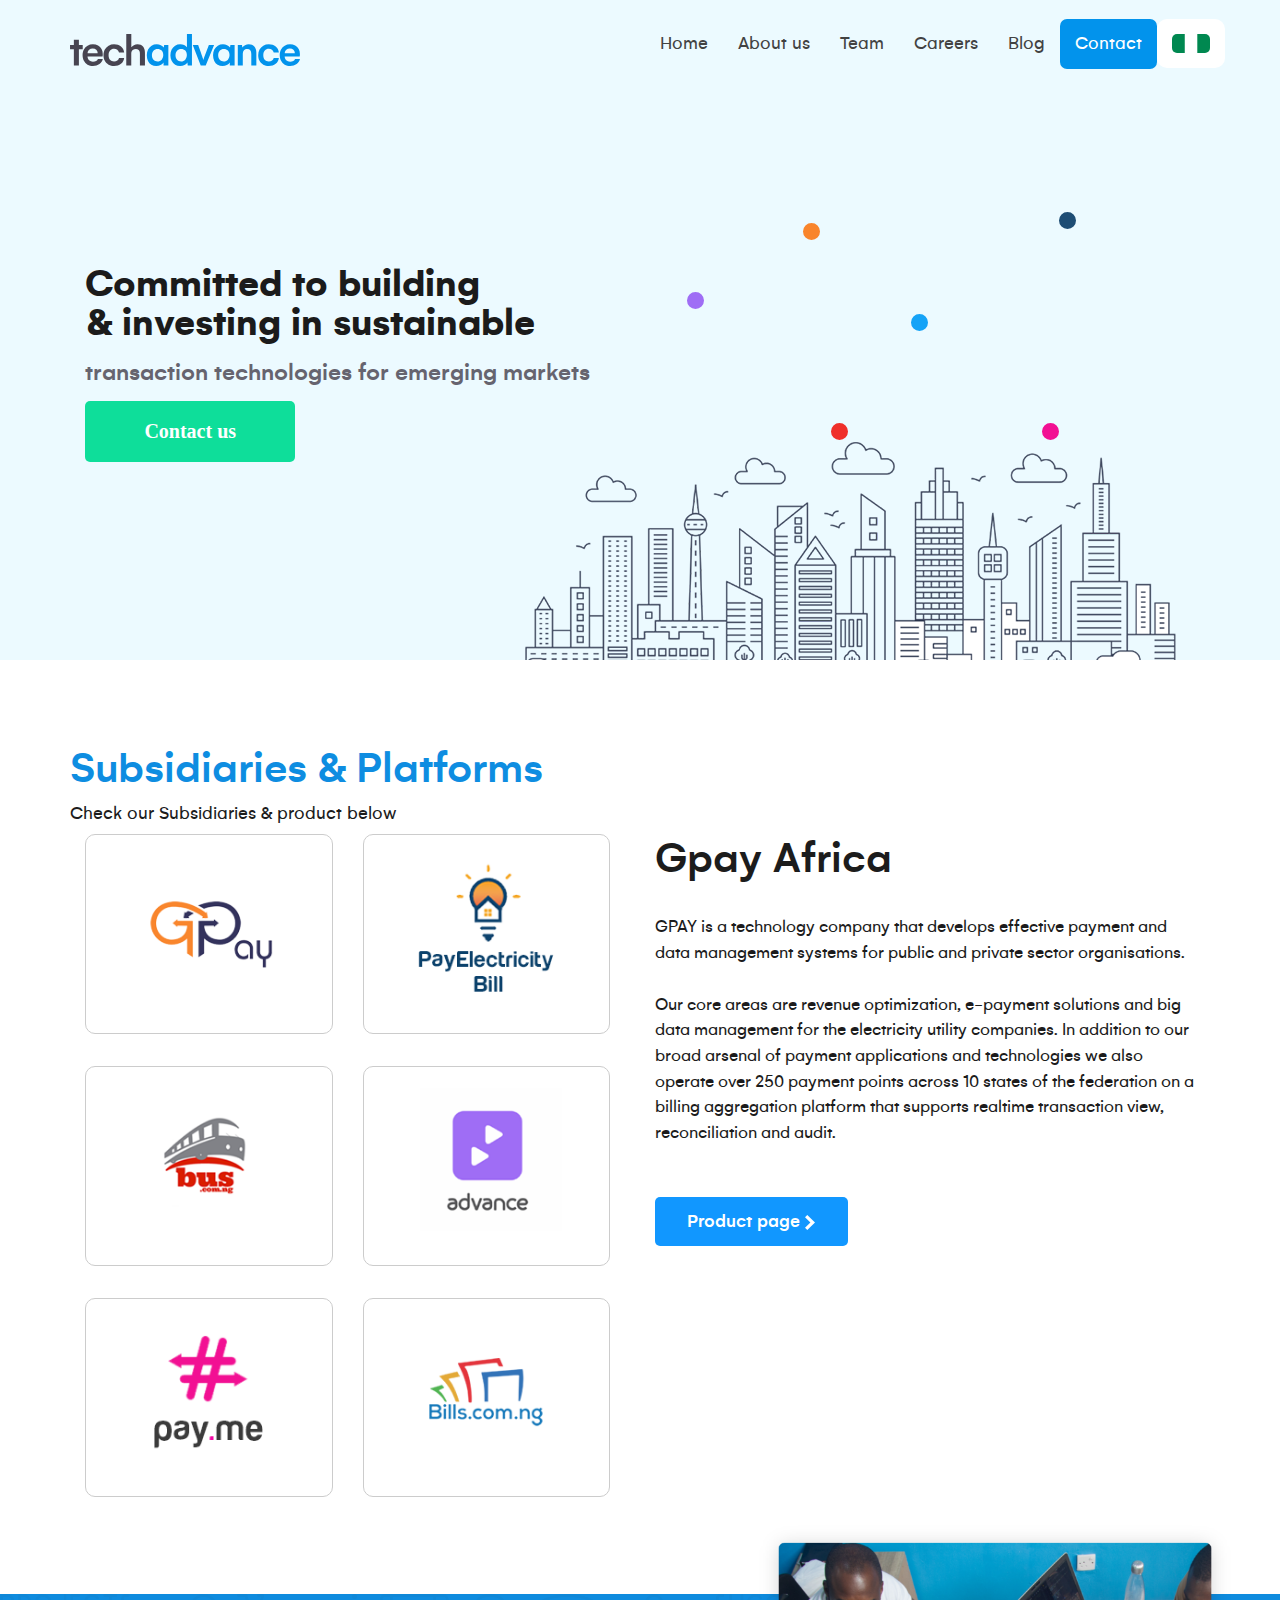
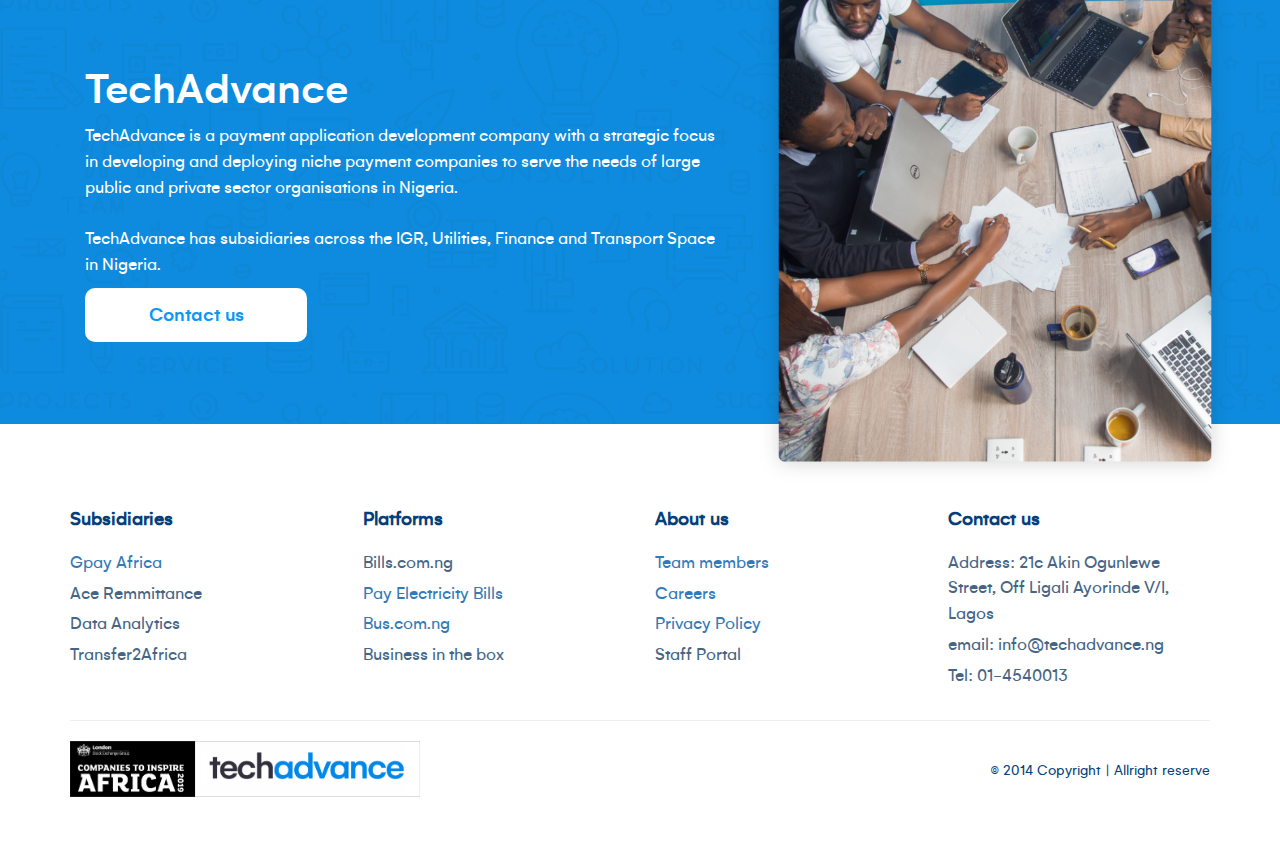
<file: index.html>
<!DOCTYPE html>
<html>
<head>
  <meta charset="UTF-8" />
  <meta http-equiv="Content-Type" content="charset=utf-8" />
  <meta name="author" content="Techadvance" />
  <meta name="viewport" content="width=device-width, initial-scale=1, user-scalable=no" />
  <meta http-equiv="X-UA-Compatible" content="IE=edge,chrome=1" />
  <!-- <meta http-equiv="X-UA-Compatible" content="IE=edge" /> -->
  <meta property="og:locale" content="en-US" />
  <meta property="og:type" content="website" />
  <!-- css links -->
	<link rel="stylesheet" type="text/css" href="assets/css/bootstrap.css">
	<link rel="stylesheet" type="text/css" href="assets/css/stylesheet.css">
	<link rel="stylesheet" type="text/css" href="assets/css/animate.css">
  <title>TechAdvance </title>
</head>
<body>
  <div id="top-section" class="top-bg-link">
    <header>
       <nav class="navbar navbar-default navbar-static-top">
      <div class="container">
        <div class="navbar-header">
          <button type="button" class="navbar-toggle" data-toggle="collapse" data-target="#myNavbar">
            <span class="icon-bar"></span>
            <span class="icon-bar"></span>
            <span class="icon-bar"></span>
          </button>
          <a class="navbar-brand" href="index.html"><img src="assets/img/ta-logo.svg" style="width: 230px; "></a>
        </div>
        <div class="collapse navbar-collapse" id="myNavbar">

         <ul class="nav navbar-nav navbar-right">
            <li><a href="index.html">Home</a></li>
            <li><a href="about.html">About us</a></li>
             <li><a href="about.html#team">Team</a></li>
             <li><a href="#">Careers</a></li>
            <li><a href="http://blog.techadvance.ng/"> Blog</a></li>
            <li><a href="contact.php" style="background: #0293ec;
            color: #fff !important;
            border-radius: 7px;">Contact</a></li>
            <li style="background: white;border-radius: 10px;" class="hidden-sm hidden-xs"><a href="#"><img src="assets/img/2000px-Flag_of_Nigeria.svg.png" class="img-responsive" alt="" style="    height: 19px;
    border-radius: 5px; background: white; background: white;"></a></li>
          </ul>
        </div>
      </div>
    </nav> 
      <!-- <div class="container-fluid">
        <div class="col-md-3">
          <div class="logo">
            <img src="assets/img/ta-logo.svg" width="75%">
          </div>
        </div>
        <div class="col-md-8">
          
        </div>
      </div> -->
    </header>
    <div id="banner">
        <div class="container">
          <div class="col-md-6 ">
            
           <div class="displ_mobile">
              <h2><b class="animated fadeInUp" style="animation-delay: 1.2s;">Committed to building</b><b class="animated fadeInUp" style=" animation-delay: .9s;"> & investing in sustainable</b></h2>
            <p class="animated fadeInUp" style="animation-delay: .6s;">transaction technologies for emerging markets</p>
            <a href="contact"><button class="b_button animated fadeInUp" animation-delay: .4s;>Contact us </button></a>
           </div>
           <div class="displ_desk">
              <h2><b class="animated fadeInUp" style="display: block; animation-delay: 1.2s;">Committed to building</b> <br clear="hidden-xs hidden-sm" /> <b class="animated fadeInUp" style="display: block; margin-top: -9%; animation-delay: .9s;">& investing in sustainable</b></h2>
            <p class="animated fadeInUp" style="animation-delay: .6s;">transaction technologies for emerging markets</p>
            <a href="contact.php"><button class="b_button animated fadeInUp" animation-delay: .4s;>Contact us</button></a>
           </div>
         
         </div>
          <div class="col-md-6 hidden-sm hidden-xs">
            <div class="cs" style="margin-top: 25%;">
            <div class="roundBall">
              <i></i>
              <div class="well animated fadeInUp" style="animation-duration: 0.75s;">
               <p align="center"><img src="assets/img/advance-top.jpg"></p>
                <button><a href="#sub-plat">Read More</a></button>
              </div>
            </div>
            <div class="roundBall">
              <i></i>
              <div class="well animated fadeInUp" style="animation-duration: 0.75s;">
                <p align="center"><img src="assets/img/gpay-top.jpg"></p>
                <button><a href="#sub-plat">Read More</a></button>
              </div>
            </div>
            <div class="roundBall">
              <i></i>
              <div class="well animated fadeInUp" style="animation-duration: 0.75s;">
                <p align="center"><img src="assets/img/bus-top.jpg"></p>
              <button><a href="#sub-plat">Read More</a></button>
              </div>
            </div>
            <div class="roundBall">
              <i></i>
              <div class="well animated fadeInUp" style="animation-duration: 0.75s;">
               <p align="center"><img src="assets/img/bill-top.jpg"></p>
               <button><a href="#sub-plat">Read More</a></button>
              </div>
            </div>
            <div class="roundBall">
              <i></i>
              <div class="well animated fadeInUp" style="animation-duration: 0.75s;">
                <p align="center"><img src="assets/img/payme-top.jpg"></p>
               <button><a href="#sub-plat">Read More</a></button>
              </div>
            </div>
            <div class="roundBall">
              <i></i>
              <div class="well animated fadeInUp" style="animation-duration: 0.75s;">
                 <p align="center"><img src="assets/img/peb-top.jpg"></p>
                <button><a href="#sub-plat">Read More</a></button>
              </div>
            </div>
          </div>
          </div>
        </div>
    </div>
  </div>

  <div id="sub-plat">
    <div class="container">
      <h2>Subsidiaries & Platforms</h2>
      <h4>Check our Subsidiaries & product below</h4>
      <div class="displ_mobile">
        <ul class="nav nav-pills">
          <br>
          <li><a href="#"  class="sp-box bar__click" data-header="Gpay Africa" data-details="GPAY is a technology company that develops effective payment and data management systems for public and private sector organisations. <br /> <br />

          Our core areas are revenue optimization, e-payment solutions and big data management for the electricity utility companies. In addition to our broad arsenal of payment applications and technologies we also operate over 250 payment points across 10 states of the federation on a billing aggregation platform that supports realtime transaction view, reconciliation and audit." data-href='<a href="https://www.gpayafrica.com/"><button class="sp_button">Product page <img src="assets/img/forward.svg" width="10px"></button></a>'>Gpay Africa</a></li>
          <li><a href="#"  class="sp-box bar__click" data-header="Pay Electricity Bill" data-details="Simple bill payment from the comfort of your own home" data-href='<a href="https://www.payelectricitybills.com/"><button class="sp_button">Product page <img src="assets/img/forward.svg" width="10px"></button></a>'>Pay E-Bill</a></li>
          <li><a href="#" class="sp-box bar__click" data-header="Bus.com.ng" data-details="Book tickets smarter, Earn rewards'
We have the top bus operators on our platform.Save time and money with incredible discounts online Redeem rewards towards travel and other payments. <br /> <br />
Travel across over 30 states nationwide" data-href='<a href="https://www.bus.com.ng/"><button class="sp_button">Product page <img src="assets/img/forward.svg" width="10px"></button></a>'>Bus.com.ng</a></li>
          <li><a href="#" class="sp-box bar__click" data-header="Advance Bank" data-details="Advance Bank is a technology company that develops effective payment and data management systems for public and private sector organisations. <br /> <br />

          Our core areas are revenue optimization, e-payment solutions and big data management for the electricity utility companies. In addition to our broad arsenal of payment applications and technologies we also operate over 250 payment points across 10 states of the federation on a billing aggregation platform that supports realtime transaction view, reconciliation and audit." data-href='<button class="sp_button">Product page <img src="assets/img/forward.svg" width="10px"></button>'>Advance Bank</a></li>
          <li><a href="#" class="sp-box bar__click" data-header="#Pay Me" data-details="#Pay Me is a technology company that develops effective payment and data management systems for public and private sector organisations. <br /> <br />

          Our core areas are revenue optimization, e-payment solutions and big data management for the electricity utility companies. In addition to our broad arsenal of payment applications and technologies we also operate over 250 payment points across 10 states of the federation on a billing aggregation platform that supports realtime transaction view, reconciliation and audit." data-href='<button class="sp_button">Product page <img src="assets/img/forward.svg" width="10px"></button>'>#Pay Me</a></li>
          <li><a href="#" class="sp-box bar__click" data-header="Bills.com" data-details="Bills.com is a technology company that develops effective payment and data management systems for public and private sector organisations. <br /> <br />

          Our core areas are revenue optimization, e-payment solutions and big data management for the electricity utility companies. In addition to our broad arsenal of payment applications and technologies we also operate over 250 payment points across 10 states of the federation on a billing aggregation platform that supports realtime transaction view, reconciliation and audit." data-href='<button class="sp_button">Product page <img src="assets/img/forward.svg" width="10px"></button>'>Bills.com</a></li>
        </ul>
      </div>
      <div class="col-md-6 displ_desk" style="padding-left: 0px;">
        <div class="col-md-6 col-sm-6 col-xs-6">
          <div class="sp-box bar__click" data-header="Gpay Africa" data-details="GPAY is a technology company that develops effective payment and data management systems for public and private sector organisations. <br /> <br />

          Our core areas are revenue optimization, e-payment solutions and big data management for the electricity utility companies. In addition to our broad arsenal of payment applications and technologies we also operate over 250 payment points across 10 states of the federation on a billing aggregation platform that supports realtime transaction view, reconciliation and audit." data-href='<a href="https://www.gpayafrica.com/"><button class="sp_button">Product page <img src="assets/img/forward.svg" width="10px"></button></a>'>
            <p align="center"><img src="assets/img/gpay-logo.png" width="80%"></p>
          </div>
        </div>
        <div class="col-md-6 col-sm-6 col-xs-6">
          <div class="sp-box bar__click" data-header="Pay Electricity Bill" data-details="Simple bill payment from the comfort of your own home" data-href='<a href="https://www.payelectricitybills.com/"><button class="sp_button">Product page <img src="assets/img/forward.svg" width="10px"></button></a>'><p align="center"><img src="assets/img/peb.png" width="80%"></p></div>
        </div> 
        <div class="col-md-6 col-sm-6 col-xs-6">
          <div class="sp-box bar__click" data-header="Bus.com.ng" data-details="Book tickets smarter, Earn rewards'
We have the top bus operators on our platform.Save time and money with incredible discounts online Redeem rewards towards travel and other payments. <br /> <br />
Travel across over 30 states nationwide" data-href='<a href="https://www.bus.com.ng/"><button class="sp_button">Product page <img src="assets/img/forward.svg" width="10px"></button></a>'><p align="center"><img src="assets/img/bus.png" width="80%"></p></div>
        </div> 
        <div class="col-md-6 col-sm-6 col-xs-6">
          <div class="sp-box bar__click" data-header="Advance Bank" data-details="Advance Bank is a technology company that develops effective payment and data management systems for public and private sector organisations. <br /> <br />

          Our core areas are revenue optimization, e-payment solutions and big data management for the electricity utility companies. In addition to our broad arsenal of payment applications and technologies we also operate over 250 payment points across 10 states of the federation on a billing aggregation platform that supports realtime transaction view, reconciliation and audit." data-href='<button class="sp_button">Product page <img src="assets/img/forward.svg" width="10px"></button>'><p align="center"><img src="assets/img/advance.png" width="80%"></p></div>
        </div> 
        <div class="col-md-6 col-sm-6 col-xs-6">
          <div class="sp-box bar__click" data-header="#Pay Me" data-details="Create your personal hashtag to make & receive payments across all messaging apps. <br /> <br />" data-href='<a href="http://hashtagpay.me/"><button class="sp_button">Product page <img src="assets/img/forward.svg" width="10px"></button></a>'><p align="center"><img src="assets/img/payme.png" width="80%"></p></div>
        </div> 
        <div class="col-md-6 col-sm-6 col-xs-6">
          <div class="sp-box bar__click" data-header="Bills.com" data-details="" data-href=''><p align="center"><img src="assets/img/bills.png" width="80%"></p></div>
        </div>  

      </div>
      <div class="col-md-6">
          <div class="sp-text-box " id="left_bar">
         <!--  <h2>Gpay Africa</h2>
          <p>GPAY is a technology company that develops effective payment and data management systems for public and private sector organisations. <br /> <br />

          Our core areas are revenue optimization, e-payment solutions and big data management for the electricity utility companies. In addition to our broad arsenal of payment applications and technologies we also operate over 250 payment points across 10 states of the federation on a billing aggregation platform that supports realtime transaction view, reconciliation and audit.</p>
          <br /><br />
           <button class="sp_button">Product page <img src="assets/img/forward.svg" width="10px"></button> -->
        </div>
      </div>
    </div>
  </div>

  <div id="home-abt-box" style="float: left">
    <div class="container">
        <div class="col-md-7">
          <h2>TechAdvance</h2>
          <p>TechAdvance is a payment application development company with a strategic focus in developing and deploying niche payment companies to serve the needs of large public and private sector organisations in Nigeria. <br /><br />

TechAdvance has subsidiaries across the IGR, Utilities, Finance and Transport Space in Nigeria.</p>
        <a href="contact.php"><button class="white-btn">Contact us</button></a>
        </div>
         <div class="col-md-5 hidden-sm hidden-xs">
           <img src="assets/img/ta-staff.png" width="110%" class="ta-staff">
         </div>
    </div>
  </div>

      <footer>
          <div class="container">
        

          <div class="row">
            <div class="col-lg-3 col-md-3 col-sm-6 col-xs-6">
                <h3>Subsidiaries</h3>
                <ul style="padding: 0%;">
                    <li> <a href="http://www.gpayafrica.com/" target="_blank">Gpay Africa</a></li>
                    <li>  Ace Remmittance</li>
                     <li> Data Analytics</li>
                     <li> Transfer2Africa</li>
                    
                </ul>
            </div>
             <div class="col-lg-3 col-md-3 col-sm-6 col-xs-6">
                <h3>Platforms</h3>
                 <ul style="padding: 0%;">
                    <li>  Bills.com.ng</li>
                     <li> <a href="https://www.payelectricitybills.com" target="_blank"> Pay Electricity Bills</a></li>
                     <li><a href="https://bus.com.ng" target="_blank">  Bus.com.ng </a></li>
                     <li> Business in the box</li>
                    
                </ul>
            </div>
            <div class="col-lg-3 col-md-3 col-sm-6 col-xs-6">
                <h3>About us</h3>
                <ul style="padding: 0%;">
                   <li> <a href="about.html"> Team members </a></li>
                     <li> <a href="#"> Careers </a></li>
                     <li> <a href="privacy-policy.html">Privacy Policy</a> </li>
            <li> Staff Portal</li>
                </ul>
            </div>
            <div class="col-lg-3 col-md-3 col-sm-6 col-xs-6">
                  <h3>Contact us</h3>
                  <ul style="padding: 0%;">
                    <li>  Address:   21c Akin Ogunlewe Street, Off Ligali Ayorinde V/I, Lagos </li>
                     <li> email: info@techadvance.ng</li>
                    <li> Tel: 01-4540013</li>
                </ul>
            </div>
          </div>

          <hr />
             
            <div class="row">

              <div class="col-md-4">
                <img src="assets/img/inspire-africa-2019.png" class="inspire" width="350px">
              </div>
               <div class="col-md-8">
                 <p align="right" class="inspire-p" style="font-size: 15px; margin-top: 2.6%"> &copy; 2014 Copyright | Allright reserve</p>
               </div>

            </div>
  
            

          </div>
      </footer>

   	
</body>
<!--Javascript link files -->
<script src="https://ajax.googleapis.com/ajax/libs/jquery/1.12.4/jquery.min.js"></script>
<script type="text/javascript" src="assets/js/bootstrap.js"></script>

<!-- <script type="text/javascript" src="js/bootstrap.js"></script> -->
<script>
  $(document).ready(function(){
    const outPut = $('#left_bar');
      $(outPut).html(` <h2>Gpay Africa</h2>
          <p>GPAY is a technology company that develops effective payment and data management systems for public and private sector organisations. <br /> <br />

          Our core areas are revenue optimization, e-payment solutions and big data management for the electricity utility companies. In addition to our broad arsenal of payment applications and technologies we also operate over 250 payment points across 10 states of the federation on a billing aggregation platform that supports realtime transaction view, reconciliation and audit.</p>
          <br /><br />
           <button class="sp_button">Product page <img src="assets/img/forward.svg" width="10px"></button>`)
    $('.bar__click').click(function(e){
      e.preventDefault()
      const main = $(this).attr('data-header');
      console.log(main)
      const details = $(this).attr('data-details');
      const href = $(this).attr('data-href');
      const outPut = $('#left_bar');
      $(outPut).html(`<h2>${main}</h2>
        <p>${details}</p>
        ${href} `)
    })
  })
</script>
</html>
<!-- -->
</file>
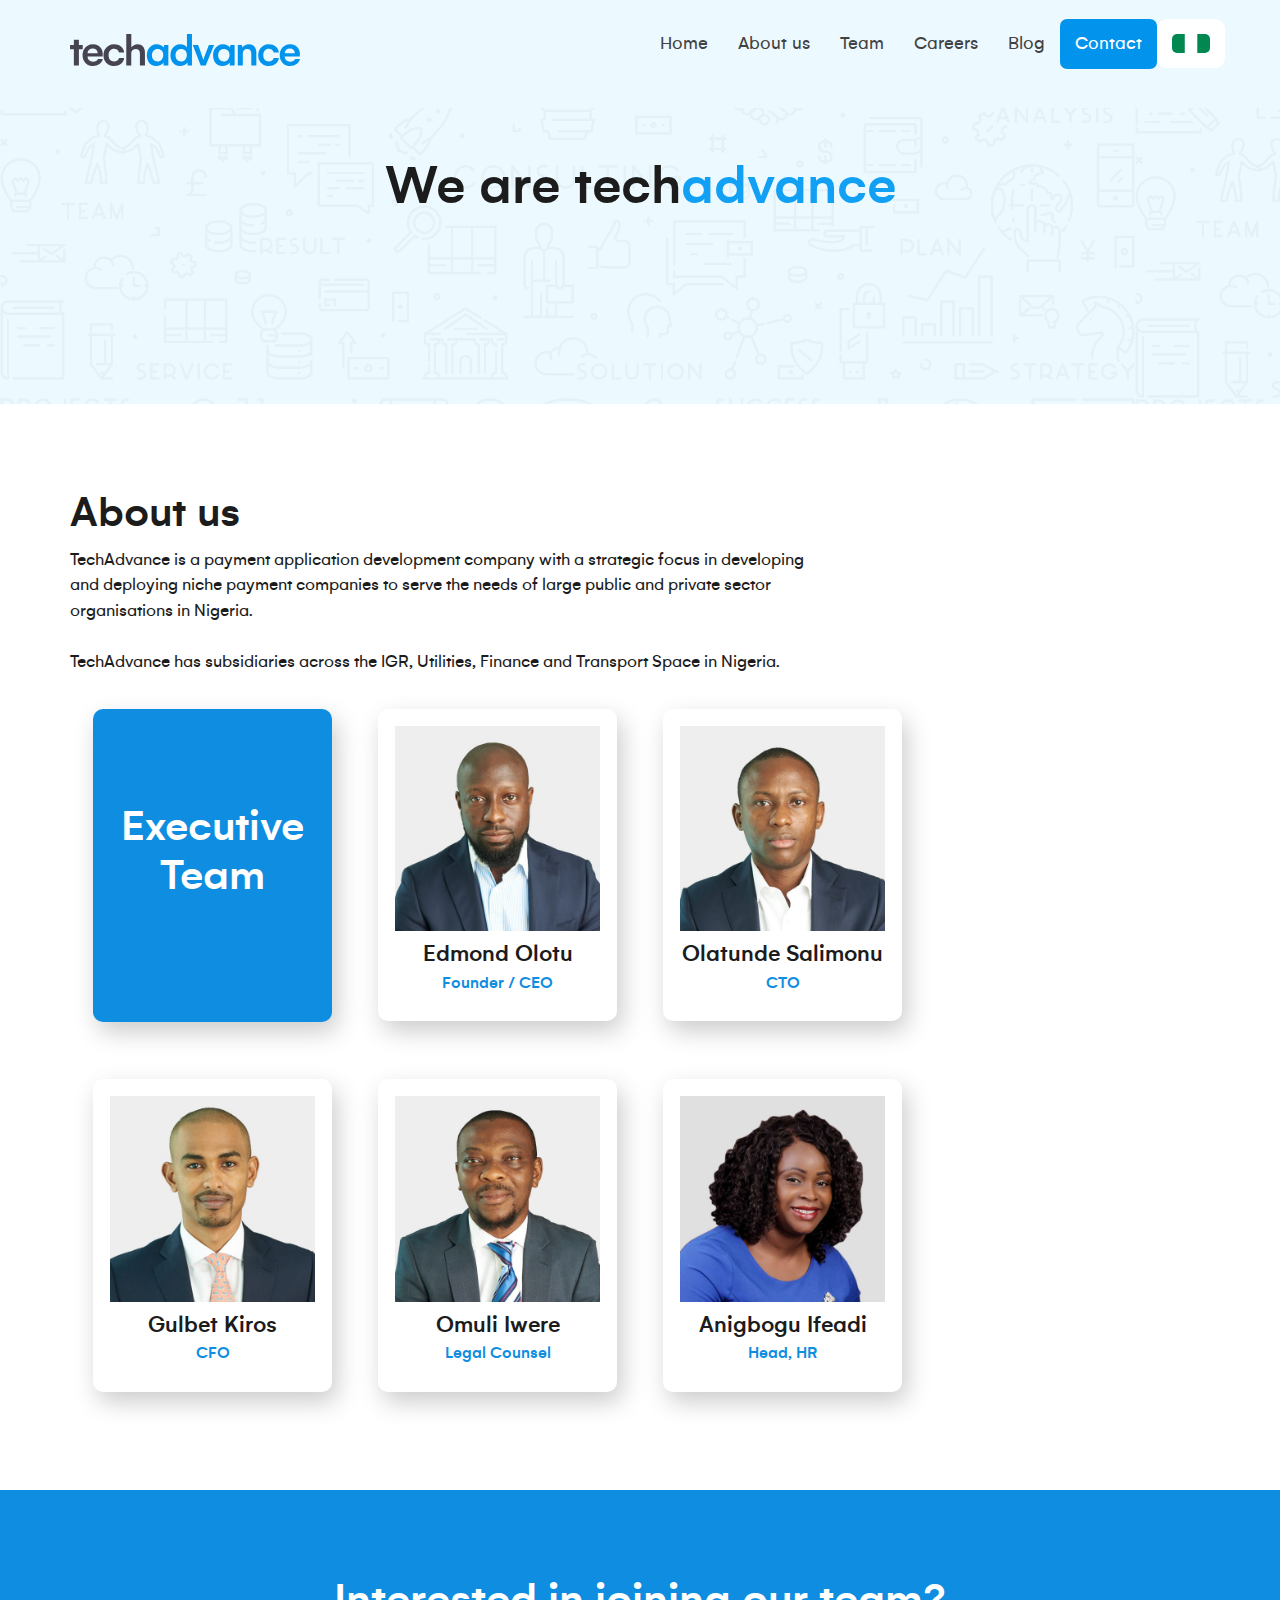
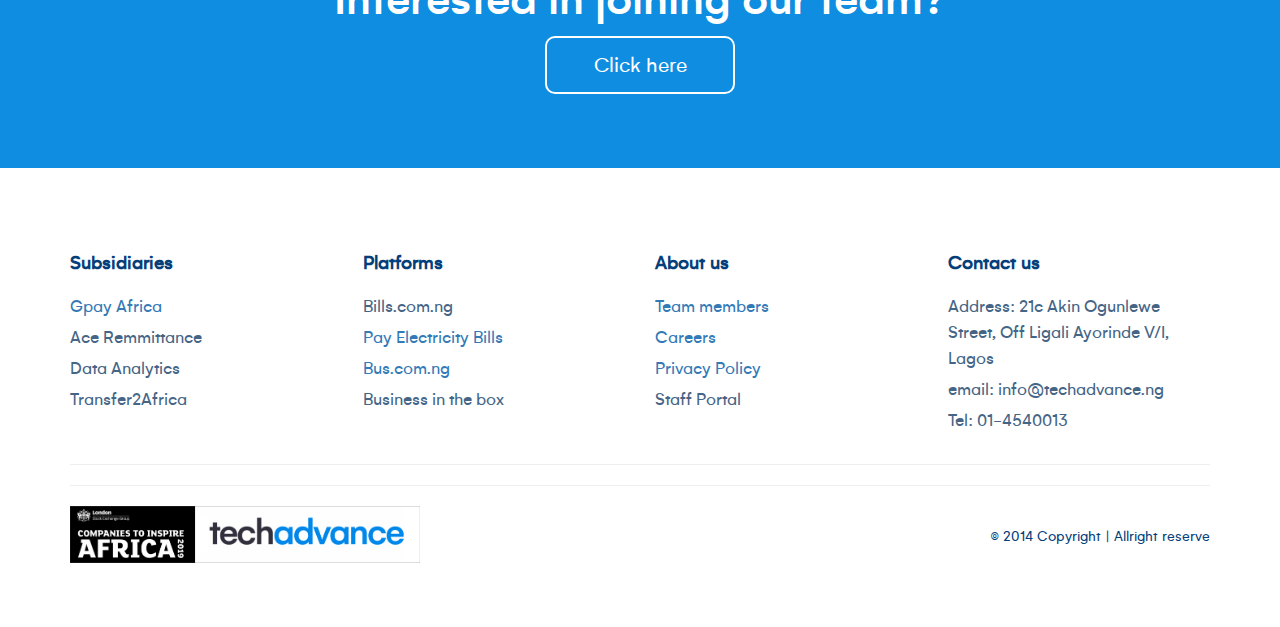
<file: about.html>
<!DOCTYPE html>
<html>
<head>
    <meta charset="UTF-8" />
  <meta http-equiv="Content-Type" content="charset=utf-8" />
  <meta name="author" content="Techadvance" />
  <meta name="viewport" content="width=device-width, initial-scale=1, user-scalable=no" />
  <meta http-equiv="X-UA-Compatible" content="IE=edge,chrome=1" />
  <!-- <meta http-equiv="X-UA-Compatible" content="IE=edge" /> -->
  <meta property="og:locale" content="en-US" />
  <meta property="og:type" content="website" />

  <!-- css links -->
	<link rel="stylesheet" type="text/css" href="assets/css/bootstrap.css">
	<link rel="stylesheet" type="text/css" href="assets/css/stylesheet.css">
	<link rel="stylesheet" type="text/css" href="assets/css/animate.css">
  <link href="https://fonts.googleapis.com/css?family=Open+Sans|Roboto" rel="stylesheet">
  <title>About Us | TechAdvance </title>
</head>
<body>
  <div id="top-section" class="static-header" style="height: auto">
    <header>
      <nav class="navbar navbar-default navbar-static-top">
      <div class="container">
        <div class="navbar-header">
          <button type="button" class="navbar-toggle" data-toggle="collapse" data-target="#myNavbar">
            <span class="icon-bar"></span>
            <span class="icon-bar"></span>
            <span class="icon-bar"></span>
          </button>
          <a class="navbar-brand" href="index.html"><img src="assets/img/ta-logo.svg" style="width: 230px; "></a>
        </div>
        <div class="collapse navbar-collapse" id="myNavbar">

         <ul class="nav navbar-nav navbar-right">
          <li><a href="index.html">Home</a></li>
            <li><a href="about.html">About us</a></li>
             <li><a href="about.html#team">Team</a></li>
             <li><a href="#">Careers</a></li>
            <li><a href="http://blog.techadvance.ng/"> Blog</a></li>
            <li><a href="contact.php" style="background: #0293ec;
            color: #fff !important;
            border-radius: 7px;">Contact</a></li>
            <li  style="background: white;border-radius: 10px;" class="hidden-sm hidden-xs"><a href="#"><img src="assets/img/2000px-Flag_of_Nigeria.svg.png" class="img-responsive" alt="" style="    height: 19px;
    border-radius: 5px;"></a></li>
          </ul>
        </div>
      </div>
    </nav> 
    </header>
    <div id="static_banner">
        <div class="container">
            <h1 align="center">We are tech<span style="color:#11A0F3">advance</span></h1>
        </div>
    </div>
  </div>

  <div id="sub-plat">
    <div class="container">
      <h3>About us</h3>
      <div id="team" class="col-md-8" style="padding-left: 0px;">
        <p>TechAdvance is a payment application development company with a strategic focus in developing and deploying niche payment companies to serve the needs of large public and private sector organisations in Nigeria. <br /> <br />

TechAdvance has subsidiaries across the IGR, Utilities, Finance and Transport Space in Nigeria.</p>
      </div>
      <div class="col-md-4"></div>

      <div class="clearfix"  style="clear: both"></div>

      

        <div class="col-md-3 hidden-sm hidden-xs cpx">
        <div class="team-card" style="min-height: 313px; background: #0e8de1;">
        
           <h2 align="center"  style="color:white; margin-top: 37%">Executive Team</h2>
        
         
        </div>
       </div>

       <div class="col-md-3 col-sm-6 col-xs-6 cpx" data-toggle="modal" data-target="#myModal">
        <div class="team-card">
         <p align="center">
          <img src="assets/img/edmond-olotu.jpg" width="100%">
        </p>
         <h5 align="center"> Edmond Olotu <br /> <span style="color:#0E8DE1; font-size: 17px">Founder / CEO</span></h5>
        </div>
       </div>
       
       <div class="col-md-3 col-sm-6 col-xs-6 cpx" data-toggle="modal" data-target="#myModal2">
         <div class="team-card">
         <p align="center">
          <img src="assets/img/tunde.jpg" width="100%">
        </p>
         <h5 align="center"> Olatunde Salimonu
 <br /> <span style="color:#0E8DE1; font-size: 17px">CTO

</span></h5>
</div>
       </div>
       
        

       <div style="clear: both" class="hidden-sm hidden-xs"></div>

        <div class="col-md-3 col-sm-6 col-xs-6 cpx" data-toggle="modal" data-target="#myModal3">
          <div class="team-card">
         <p align="center">
          <img src="assets/img/kiros-gulbet.jpg" width="100%">
        </p>
         <h5 align="center"> Gulbet Kiros  <br /> <span style="color:#0E8DE1; font-size: 17px">CFO

</span></h5>
</div>
       </div>

        <div class="col-md-3 col-sm-6 col-xs-6 cpx" data-toggle="modal" data-target="#myModal4">
          <div class="team-card">
         <p align="center">
          <img src="assets/img/omuli-iwere.jpg" width="100%">
        </p>
         <h5 align="center"> Omuli Iwere
 <br /> <span style="color:#0E8DE1; font-size: 17px">Legal Counsel



</span></h5>
</div>
       </div>

         <div class="col-md-3 col-sm-6 col-xs-6 cpx"  data-toggle="modal" data-target="#myModal5">
          <div class="team-card">
         <p align="center">
          <img src="assets/img/ifeadi.jpg" width="100%">
        </p>
         <h5 align="center"> Anigbogu Ifeadi 
 <br /> <span style="color:#0E8DE1; font-size: 17px">Head, HR



</span></h5>
</div>
       </div>
    </div>


  </div>

  <div id="join-us-box">
    <h1 align="center">Interested in joining our team?</h1>
    <p align="center">
      <a href="http://206.189.174.16:9080/"><button class="j-button">Click here</button></a>
    </p>
    <!-- <img src="assets/img/team-image.png" width="100%" class="team-img"> -->
  </div>



      <footer>
          <div class="container">
        

          <div class="row">
            <div class="col-lg-3 col-md-3 col-sm-6 col-xs-6">
                <h3>Subsidiaries</h3>
                <ul style="padding: 0%;">
                    <li> <a href="http://www.gpayafrica.com/" target="_blank">Gpay Africa</a></li>
                    <li>  Ace Remmittance</li>
                     <li> Data Analytics</li>
                     <li> Transfer2Africa</li>
                    
                </ul>
            </div>
             <div class="col-lg-3 col-md-3 col-sm-6 col-xs-6">
                <h3>Platforms</h3>
                 <ul style="padding: 0%;">
                    <li>  Bills.com.ng</li>
                     <li> <a href="https://www.payelectricitybills.com" target="_blank"> Pay Electricity Bills</a></li>
                     <li><a href="https://bus.com.ng" target="_blank">  Bus.com.ng </a></li>
                     <li> Business in the box</li>
                    
                </ul>
            </div>
            <div class="col-lg-3 col-md-3 col-sm-6 col-xs-6">
                <h3>About us</h3>
                <ul style="padding: 0%;">
                  <li> <a href="about.html"> Team members </a></li>
                      <li> <a href="#"> Careers </a></li>
                     <li> <a href="privacy-policy.html">Privacy Policy</a> </li>
            <li> Staff Portal</li>
                </ul>
            </div>
            <div class="col-lg-3 col-md-3 col-sm-6 col-xs-6">
                  <h3>Contact us</h3>
                  <ul style="padding: 0%;">
                    <li>  Address:   21c Akin Ogunlewe Street, Off Ligali Ayorinde V/I, Lagos </li>
                     <li> email: info@techadvance.ng</li>
                     <li> Tel: 01-4540013</li>
                </ul>
            </div>
          </div>

          <hr />
             <hr />
            <div class="row">

              <div class="col-md-4">
                <img src="assets/img/inspire-africa-2019.png" class="inspire" width="350px">
              </div>
               <div class="col-md-8">
                 <p align="right" class="inspire-p" style="font-size: 15px; margin-top: 2.6%"> &copy; 2014 Copyright | Allright reserve</p>
               </div>

            </div>


          </div>
      </footer>



    <!-- Modal -->
<div class="modal fade" id="myModal" tabindex="-1" role="dialog" aria-labelledby="myModalLabel">
  <div class="modal-dialog modal-lg" role="document">
    <div class="modal-content">
      <div class="modal-header">
        <button type="button" class="close" data-dismiss="modal" aria-label="Close"><span aria-hidden="true">&times;</span></button>
        
      </div>
      <div class="modal-body" style="padding: 5%" >
        <div class="col-md-4">
          <img src="assets/img/edmond-olotu.jpg" width="100%">
          <h3 class="modal-title" id="myModalLabel">Edmund Olotu</h3>
          <p>Founder / CEO</p>
          <img src="assets/img/social-media.jpg" width="65%">
        </div>
<div class="col-md-8">
              
        <p>Edmund Olotu has founded and financed several Technology companies in Nigeria and the USA. US Companies include Novira Therapeutics Inc.- a novel antiviral drug discovery company sold to Johnson and Johnson for $600M in 2015 and Generate4Schools LLC –a first data payment partner using merchant processing fees to fund school projects in the USA.  </p>
        <p>
His payment application development company, TechAdvance Ltd. founded in 2009, develops collections, aggregation and transaction data analytics platforms for multiple industry verticals including but not limited to utilities, transportation and IGR - processing payments for electricity companies across Nigeria.
Amongst his other ventures, is SuperGeeks Ltd. - a personal consumer electronics after-sales service and gadget insurance company featured on CNN as one of Nigeria's most innovative start-ups, Reydious Ltd, an agric technology R&D company and West Africa Mining Corporation operating several gold and diamond mining acreage in Sierra Leone and Liberia  </p>
<p>

 Edmund has a Bachelor's degree in Mechanical engineering with Business from Manchester University, a Master's degree in Science and Technology entrepreneurship with distinction from Nottingham University Business School and a Master’s degree in Management Finance and Control from Harvard University.
</p>

    
  </div>
      </div>
      <div class="clear-fix" style="clear: both"></div>
      <div class="modal-footer">
        <button type="button" class="btn btn-danger" data-dismiss="modal">Close</button>
      </div>
    </div>
  </div>
</div>



   <!-- Modal Tunde -->
<div class="modal fade" id="myModal2" tabindex="-1" role="dialog" aria-labelledby="myModalLabel">
  <div class="modal-dialog modal-lg" role="document">
    <div class="modal-content">
      <div class="modal-header">
        <button type="button" class="close" data-dismiss="modal" aria-label="Close"><span aria-hidden="true">&times;</span></button>
        
      </div>
      <div class="modal-body" style="padding: 5%" >
        <div class="col-md-4">
          <img src="assets/img/tunde.jpg" width="100%">
          <h3 class="modal-title" id="myModalLabel">Olatunde Salimonu </h3>
          <p>Chief Technology Officer</p>
          <img src="assets/img/social-media.jpg" width="65%">
        </div>
<div class="col-md-8">
              
        <p>Tunde Salimonu is TechAdvance's Chief Technology Officer overseeing the company's technology development. Tunde is helping grow TechAdvance into Nigeria's leading utility payment processing firm. In his role as Chief Technology Officer, Tunde oversees the development, deployment and maintenance of TechAdvance software for clients' payment processes and solutions. Tunde's passion for payment system development stems from adapting world-class tools in solving Africa's technological development issues. He continues to reaffirm he firm's technology agenda with emphasis on efficiency, and effectiveness of our proprietary solutions and the goal of achieving cost efficiency in deployment and for the clients. At TechAdvance, Tunde has helped recruit and manage a highly coveted and dynamic team of software developers with skills that cut across mobile and web application development, network and infrastructure management.
 </p>
        <p>
Prior to his current position as the CTO of TechAdvance, Tunde worked as the team-lead of software development at Global Payments Services (GPS)-a company that developed Nigeria's first lands automation system codenamed: Enhance. This application helps pull in over NGN4 billion (US$11 million) monthly in land related transactions in three states of the federation. Prior to the privatization of Nigerian Electricity Power Authority (NEPA) and through to its succession by Power Holding Company of Nigeria (PHCN), Tunde had the opportunity to work on a national payment processing platform that entails bank payments aggregation, third-party solution providers, backend reporting platform and payment download module used for crediting customers on desktop billing systems. He was also involved in the management and upgrade of the university portal solution utilised by over 10 institutions and generated over NGN500 million (US$1.38 million) in annual revenue for said institutions.
 </p>


    
  </div>
      </div>
      <div class="clear-fix" style="clear: both"></div>
      <div class="modal-footer">
        <button type="button" class="btn btn-danger" data-dismiss="modal">Close</button>
      </div>
    </div>
  </div>
</div>


   <!-- Modal Tunde -->
<div class="modal fade" id="myModal3" tabindex="-1" role="dialog" aria-labelledby="myModalLabel">
  <div class="modal-dialog modal-lg" role="document">
    <div class="modal-content">
      <div class="modal-header">
        <button type="button" class="close" data-dismiss="modal" aria-label="Close"><span aria-hidden="true">&times;</span></button>
        
      </div>
      <div class="modal-body" style="padding: 5%" >
        <div class="col-md-4">
          <img src="assets/img/kiros-gulbet.jpg" width="100%">
          <h3 class="modal-title" id="myModalLabel">Gulbet Kiros   </h3>
          <p>Chief Financial Officer</p>
          <img src="assets/img/social-media.jpg" width="65%">
        </div>
<div class="col-md-8">
              
        <p>Gulbet Kiros  is the Chief Financial Officer at TechAdvance. Kiros also serves as  Founder, and Managing Partner of Apex Five and Ferox Partners, an advisory and investment holding company focused on building, operating, and investing in the financial services and TMT (Technology, Media, and Telecom) sectors within Africa. Prior to founding Ferox Partners, Kiros was recruited by a VC firm to serve in the turnaround management of Jumia as Chief of Staff to the CEO (Deputy) and Senior Vice President of Business Development and Strategy. While at Jumia, he was instrumental to growing the business to be the largest e-commerce retailer in Nigeria and closing one of the largest rounds of funding in the company's history. <br /> <br /> Kiros brings a wealth of experience in investments and strategy derived from times spent with organizations such as the World Bank, Lehman Brothers, Barclays Capital, PNC Capital (formerly Mercantile Capital) and Futureview Securities. 

 </p>
      

    
  </div>
      </div>
      <div class="clear-fix" style="clear: both"></div>
      <div class="modal-footer">
        <button type="button" class="btn btn-danger" data-dismiss="modal">Close</button>
      </div>
    </div>
  </div>
</div>


   <!-- Modal Omoli -->
<div class="modal fade" id="myModal4" tabindex="-1" role="dialog" aria-labelledby="myModalLabel">
  <div class="modal-dialog modal-lg" role="document">
    <div class="modal-content">
      <div class="modal-header">
        <button type="button" class="close" data-dismiss="modal" aria-label="Close"><span aria-hidden="true">&times;</span></button>
        
      </div>
      <div class="modal-body" style="padding: 5%" >
        <div class="col-md-4">
          <img src="assets/img/omuli-iwere.jpg" width="100%">
          <h3 class="modal-title" id="myModalLabel">Omuli Iwere  </h3>
          <p>Legal Counsel</p>
          <img src="assets/img/social-media.jpg" width="65%">
        </div>
<div class="col-md-8">
              
        <p>Omuli is a seasoned legal practitioner, with great understanding of the corporate climates in both Nigeria and beyond and current serves as the General Counsel at Techadvance Limited. He obtained his post graduate degree in law and policy from the prestigious Centre for Energy, Petroleum, Mineral Law and Policy at the University of Dundee in 2008 and has since then, served in various capacities with the Dundee City Council UK, Scottish Environment Protection Agency UK, the EU Network for the Implementation and Enforcement of Environmental Law, Pentagon Partners Legal Practitioner and Joots Attorneys. Omuli has consummated several national and cross-border transactions especially for multinationals and ensured compliance with various national and international regimes. 
<br /> <br />
He was selected in 2012 to represent the Scottish Environment Protection Agency at an EU programme dealing with policies that relates to improving enforcement of EU environmental law. Omuli has recently lead the investment team of a company in Bahrain in their acquisition of a mining Company worth $1, 000,000.00 in Sierra Leone and in the subsequent investment of $50,000,000,00 in mining operations in countries such as Sierra Leone, Liberia and Nigeria. He saw the process through the stages of the Financial Term sheet, Due Diligence, License and land acquisition and subsequent incorporation of the Company in Sierra Leona, Nigeria and Liberia. Omuli has significant experience in the Financial Technology Sector and has advised various Fin-techs on how to secure investment and structure their companies in compliance with Nigeria Law. He advised a notable national Fin-Tech company involved in processing financial transactions on how to obtain their Payment Service Solution Provider (PSSP) License which is valued above NGN100,000,000 (One Hundred Million Naira) from the Central Bank of Nigeria. He has also processed other licenses such as Payment Service Terminal Provider License, Unit and State Micro Finance Bank, Various State Lender's Licenses.</p>
<p>

Omuli is vast in structuring and negotiating deals with government establishment and lead the legal team that negotiated and structured the automation of revenue collection from one of the major states in the South South of Nigeria, thereby securing for his client the contracts for revenue collections in the payee, land use charge, lottery and waste management sector which is valued over NGN5, 000,000,000 (Five Billion Naira). He has also successfully lead negotiation with two of the Electricity Distribution Companies in Nigeria and has secured contracts worth over NGN1, 500,000,000 (One and a Half Billion Naira) in revenue.  
</p><p>
Omuli is an astute speaker and has had the opportunity to be at various conferences to present his opinion on current issues. He is a member of the Nigeria Bar Association, and a mediator. He is also a member of the Society of Petroleum Engineers, UK, and the Institute of Environmental Management and Assessment UK. 

 </p>
      

    
  </div>
      </div>
      <div class="clear-fix" style="clear: both"></div>
      <div class="modal-footer">
        <button type="button" class="btn btn-danger" data-dismiss="modal">Close</button>
      </div>
    </div>
  </div>
</div>



   <!-- Ifeadi -->
<div class="modal fade" id="myModal5" tabindex="-1" role="dialog" aria-labelledby="myModalLabel">
  <div class="modal-dialog modal-lg" role="document">
    <div class="modal-content">
      <div class="modal-header">
        <button type="button" class="close" data-dismiss="modal" aria-label="Close"><span aria-hidden="true">&times;</span></button>
        
      </div>
      <div class="modal-body" style="padding: 5%" >
        <div class="col-md-4">
          <img src="assets/img/ifeadi.jpg" width="100%">
          <h3 class="modal-title" id="myModalLabel">Anigbogu Ifeadi</h3>
          <p>Head, Human Resources</p>
          <img src="assets/img/social-media.jpg" width="65%">
        </div>
<div class="col-md-8">
              
        <p>Ifeadi is a seasoned professional in Human Resources Management, Strategic Talent Management, Human Resource Consulting, Management Consulting, Business Strategy Formulation and Execution, Business Operations Management, Business Architecture Design and Change Management. Highly driven with over ten years' experience spanning several business areas and multiple industries across major sectors of the economy. Ifeadi is a creative problem solver with skills in developing and leading human resources and business transformation programs, implementing strategic initiatives, driving results, evaluating effectiveness and designing productive improvement plans.
          <br /><br />
 

Ifeadi has a degree in English and Literary Studies from the University of Nigeria. She is a member of the Society for Human Resource Management (SHRM) USA and an Associate of the Chartered Institute of Personnel Management of Nigeria (ACIPM). She is a certified Customer Service Professional (CCSP) and a Certified Customer Service Associate (CCSA). She is a trained Facilitator, Coach & Mentor. She designs and facilitates professional training programmes in various skill areas including but not limited to; People Effectiveness, Strategic Planning & Execution, Strategic Human Resources Management, Customer Services, Leadership and Management.

 <br /><br />

Prior to joining TechAdvance Limited as Group Head, Human Resources, she was a Senior Management Consultant at Kendor Consulting specializing in Human Resources Consulting and Business Advisory Services. While at Kendor Consulting, she led a variety of human capital and business advisory consulting projects. Preceding her time at Kendor Consulting, Ifeadi managed Strategic Operations and Consumer Services at Funds and Electronic Transfer Solutions Limited (FETS) a leading FinTech and mobile money service provider in Nigeria. While at FETS she managed several strategic and research projects aimed at developing innovative Mobile Money products and creating channels of access to the company's Mobile Money services at the bottom of the pyramid.

 </p>
      

    
  </div>
      </div>
      <div class="clear-fix" style="clear: both"></div>
      <div class="modal-footer">
        <button type="button" class="btn btn-danger" data-dismiss="modal">Close</button>
      </div>
    </div>
  </div>
</div>



   	
</body>
<!--Javascript link files -->
<script src="https://ajax.googleapis.com/ajax/libs/jquery/1.12.4/jquery.min.js"></script>
<script type="text/javascript" src="assets/js/bootstrap.js"></script>
</html>
</file>
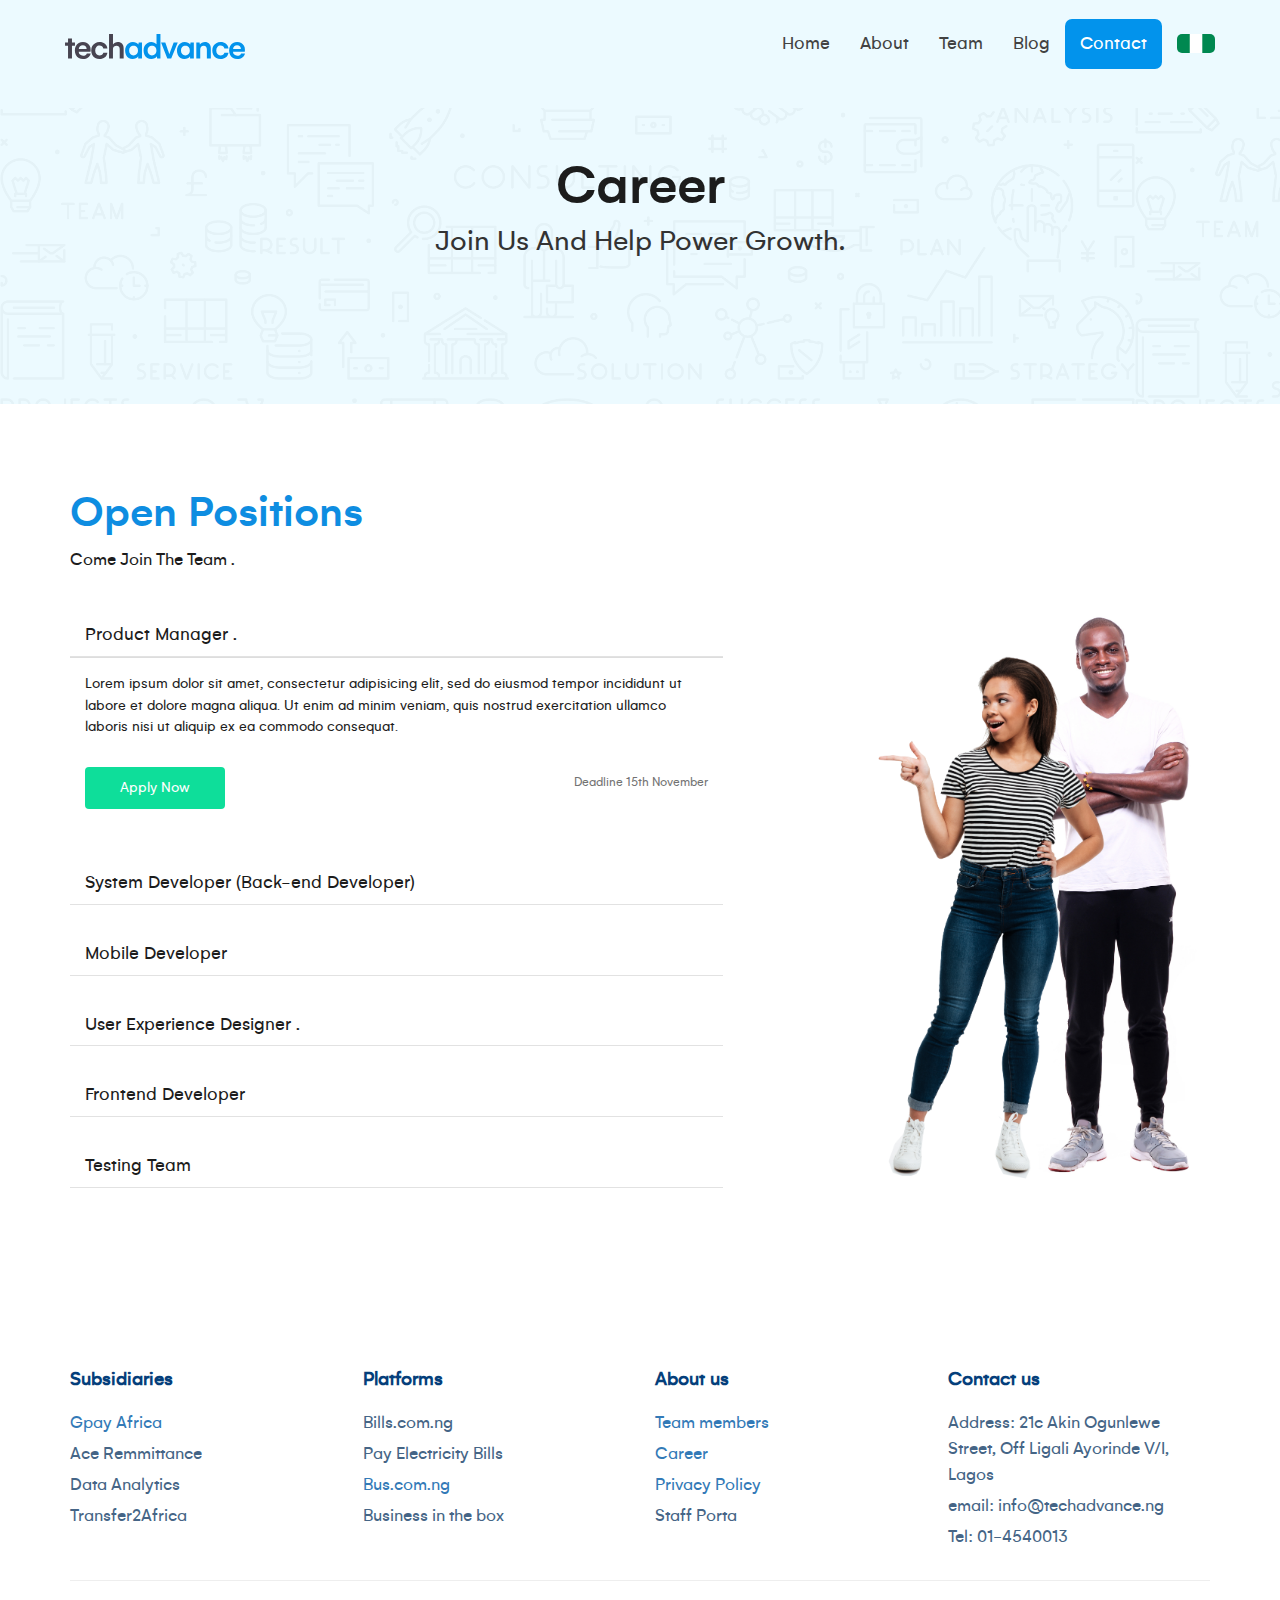
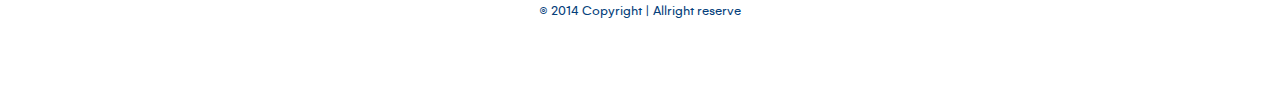
<file: career.html>
<!DOCTYPE html>
<html>
<head>
  <!-- css links -->
  <link rel="stylesheet" type="text/css" href="assets/css/bootstrap.css">
  <link rel="stylesheet" type="text/css" href="assets/css/stylesheet.css">
  <link rel="stylesheet" type="text/css" href="assets/css/animate.css">
  <title>Contact Us | TechAdvance </title>
</head>
<body>
  <div id="top-section" class="static-header" style="height: auto">
    <header>
      <nav class="navbar navbar-default navbar-static-top">
      <div class="container-fluid">
        <div class="navbar-header">
          <button type="button" class="navbar-toggle" data-toggle="collapse" data-target="#myNavbar">
            <span class="icon-bar"></span>
            <span class="icon-bar"></span>
            <span class="icon-bar"></span>
          </button>
          <a class="navbar-brand" href="#"><img src="assets/img/ta-logo.svg" style="width: 180px; "></a>
        </div>
        <div class="collapse navbar-collapse" id="myNavbar">

          <ul class="nav navbar-nav navbar-right">
           <li><a href="index.html">Home</a></li>
            <li><a href="about.html">About</a></li>
             <li><a href="about.html#team">Team</a></li>
            <li><a href="http://blog.techadvance.ng/"> Blog</a></li>
            <li><a href="contact.html" style="background: #0293ec;
            color: #fff !important;
            border-radius: 7px;">Contact</a></li>
            <li><a href="#"><img src="assets/img/2000px-Flag_of_Nigeria.svg.png" class="img-responsive" alt="" style="    height: 19px;
    border-radius: 5px;"></a></li>
          </ul>
        </div>
      </div>
    </nav>
    </header>
    <div id="static_banner">
        <div class="container">
            <h1 align="center">Career</h1>
            <p class="text-center" style="font-size: 30px;margin-top: -8px;">Join Us And Help Power Growth.</p>
        </div>
    </div>
  </div>

  <div id="sub-plat">
   <div class="container">
    <h3 style="color:#0e8de1">Open Positions</h3>
    <p>Come Join The Team .</p><br>
     <div class="row">
       <div class="col-md-7">
         <div class="panel-group  panel_career" id="accordion">
          <div class="panel panel-default">
            <div class="panel-heading">
              <h4 class="panel-title">
                <a data-toggle="collapse" data-parent="#accordion" href="#collapse1">
                Product Manager .</a>
              </h4>
            </div>
            <div id="collapse1" class="panel-collapse collapse in">
              <div class="panel-body">
                <p>Lorem ipsum dolor sit amet, consectetur adipisicing elit,
              sed do eiusmod tempor incididunt ut labore et dolore magna aliqua. Ut enim ad
              minim veniam, quis nostrud exercitation ullamco laboris nisi ut aliquip ex ea
              commodo consequat. </p><br>
            <p> <a href="career-form.html"><button class="btn btn-success" style="border: none; padding: 10px 35px; font-size: 15px; background: #0EDE9A;">Apply Now</button> </a> <b style="float: right; font-size: 13px; font-weight: 100; color: #737373; margin-top: 7px;">Deadline 15th November</b></p>
            </div>
            </div>
          </div>
          <div class="panel panel-default">
            <div class="panel-heading">
              <h4 class="panel-title">
                <a data-toggle="collapse" data-parent="#accordion" href="#collapse2">
                System Developer (Back-end Developer)</a>
              </h4>
            </div>
            <div id="collapse2" class="panel-collapse collapse">
             <div class="panel-body">
                <p>Lorem ipsum dolor sit amet, consectetur adipisicing elit,
              sed do eiusmod tempor incididunt ut labore et dolore magna aliqua. Ut enim ad
              minim veniam, quis nostrud exercitation ullamco laboris nisi ut aliquip ex ea
              commodo consequat. </p><br>
            <p><a href="career-form.html"> <button class="btn btn-success" style="border: none; padding: 10px 35px; font-size: 15px; background: #0EDE9A;">Apply Now</button></a> <b style="float: right; font-size: 13px; font-weight: 100; color: #737373; margin-top: 7px;">Deadline 15th November</b></p>
            </div>
            </div>
          </div>
          <div class="panel panel-default">
            <div class="panel-heading">
              <h4 class="panel-title">
                <a data-toggle="collapse" data-parent="#accordion" href="#collapse3">
                Mobile Developer</a>
              </h4>
            </div>
            <div id="collapse3" class="panel-collapse collapse">
             <div class="panel-body">
                <p>Lorem ipsum dolor sit amet, consectetur adipisicing elit,
              sed do eiusmod tempor incididunt ut labore et dolore magna aliqua. Ut enim ad
              minim veniam, quis nostrud exercitation ullamco laboris nisi ut aliquip ex ea
              commodo consequat. </p><br>
            <p> <button class="btn btn-success" style="border: none; padding: 10px 35px; font-size: 15px; background: #0EDE9A;">Apply Now</button> <b style="float: right; font-size: 13px; font-weight: 100; color: #737373; margin-top: 7px;">Deadline 15th November</b></p>
            </div>
            </div>
          </div>
          <div class="panel panel-default">
            <div class="panel-heading">
              <h4 class="panel-title">
                <a data-toggle="collapse" data-parent="#accordion" href="#collapse4">
                User Experience Designer .</a>
              </h4>
            </div>
            <div id="collapse4" class="panel-collapse collapse">
             <div class="panel-body">
                <p>Lorem ipsum dolor sit amet, consectetur adipisicing elit,
              sed do eiusmod tempor incididunt ut labore et dolore magna aliqua. Ut enim ad
              minim veniam, quis nostrud exercitation ullamco laboris nisi ut aliquip ex ea
              commodo consequat. </p><br>
            <p> <a href="career-form.html"><button class="btn btn-success" style="border: none; padding: 10px 35px; font-size: 15px; background: #0EDE9A;">Apply Now</button></a> <b style="float: right; font-size: 13px; font-weight: 100; color: #737373; margin-top: 7px;">Deadline 15th November</b></p>
            </div>
            </div>
          </div>
          <div class="panel panel-default">
            <div class="panel-heading">
              <h4 class="panel-title">
                <a data-toggle="collapse" data-parent="#accordion" href="#collapse5">
                Frontend Developer</a>
              </h4>
            </div>
            <div id="collapse5" class="panel-collapse collapse">
              <div class="panel-body">
                <p>Lorem ipsum dolor sit amet, consectetur adipisicing elit,
              sed do eiusmod tempor incididunt ut labore et dolore magna aliqua. Ut enim ad
              minim veniam, quis nostrud exercitation ullamco laboris nisi ut aliquip ex ea
              commodo consequat. </p><br>
            <p> <a href="career-form.html"><button class="btn btn-success" style="border: none; padding: 10px 35px; font-size: 15px; background: #0EDE9A;">Apply Now</button></a> <b style="float: right; font-size: 13px; font-weight: 100; color: #737373; margin-top: 7px;">Deadline 15th November</b></p>
            </div>
            </div>
          </div>
          <div class="panel panel-default">
            <div class="panel-heading">
              <h4 class="panel-title">
                <a data-toggle="collapse" data-parent="#accordion" href="#collapse6">
                Testing Team</a>
              </h4>
            </div>
            <div id="collapse6" class="panel-collapse collapse">
              <div class="panel-body">
                <p>Lorem ipsum dolor sit amet, consectetur adipisicing elit,
              sed do eiusmod tempor incididunt ut labore et dolore magna aliqua. Ut enim ad
              minim veniam, quis nostrud exercitation ullamco laboris nisi ut aliquip ex ea
              commodo consequat. </p><br>
            <p><a href="career-form.html"> <button class="btn btn-success" style="border: none; padding: 10px 35px; font-size: 15px; background: #0EDE9A;">Apply Now</button></a> <b style="float: right; font-size: 13px; font-weight: 100; color: #737373; margin-top: 7px;">Deadline 15th November</b></p>
            </div>
            </div>
          </div>
        </div>
      </div>
        <div class="col-md-5">
          <img src="assets/img/Group 29.png" alt="" class="img-responsive">
        </div>
       </div>
     </div>
   </div>
  </div>

 <!--  <div id="join-us-box">
    <h1 align="center">Interested in joining our team?</h1>
    <p align="center">
      <button class="j-button">Click here</button>
    </p>
    <img src="assets/img/team-image.png" width="100%" class="team-img">
  </div>
 -->


      <footer>
          <div class="container">
        

          <div class="row">
            <div class="col-lg-3 col-md-3 col-sm-6 col-xs-6">
                <h3>Subsidiaries</h3>
                <ul style="padding: 0%;">
                    <li> <a href="http://www.gpayafrica.com/" target="_blank">Gpay Africa</a></li>
                    <li>  Ace Remmittance</li>
                     <li> Data Analytics</li>
                     <li> Transfer2Africa</li>
                    
                </ul>
            </div>
             <div class="col-lg-3 col-md-3 col-sm-6 col-xs-6">
                <h3>Platforms</h3>
                 <ul style="padding: 0%;">
                    <li>  Bills.com.ng</li>
                     <li <a href="https://www.payelectricitybills.com" target="_blank"> Pay Electricity Bills</a></li>
                     <li><a href="https://bus.com.ng" target="_blank">  Bus.com.ng </a></li>
                     <li> Business in the box</li>
                    
                </ul>
            </div>
            <div class="col-lg-3 col-md-3 col-sm-6 col-xs-6">
                <h3>About us</h3>
                <ul style="padding: 0%;">
                    <li> <a href="about.html"> Team members </a></li>
                      <li> <a href="#"> Career </a></li>
                     <li> <a href="privacy-policy.html">Privacy Policy</a> </li>
            <li> Staff Porta</li>
                </ul>
            </div>
            <div class="col-lg-3 col-md-3 col-sm-6 col-xs-6">
                  <h3>Contact us</h3>
                  <ul style="padding: 0%;">
                    <li>  Address:   21c Akin Ogunlewe Street, Off Ligali Ayorinde V/I, Lagos </li>
                     <li> email: info@techadvance.ng</li>
                     <li> Tel: 01-4540013</li>
                </ul>
            </div>
          </div>

          <hr />


            <p align="center" style="font-size: 14px"> &copy; 2014 Copyright | Allright reserve</p>

          </div>
      </footer>

    
</body>
<!--Javascript link files -->
<script src="https://ajax.googleapis.com/ajax/libs/jquery/1.12.4/jquery.min.js"></script>
<script type="text/javascript" src="assets/js/bootstrap.js"></script>
<script>

</script>
<script>
</script>
</html>
</file>
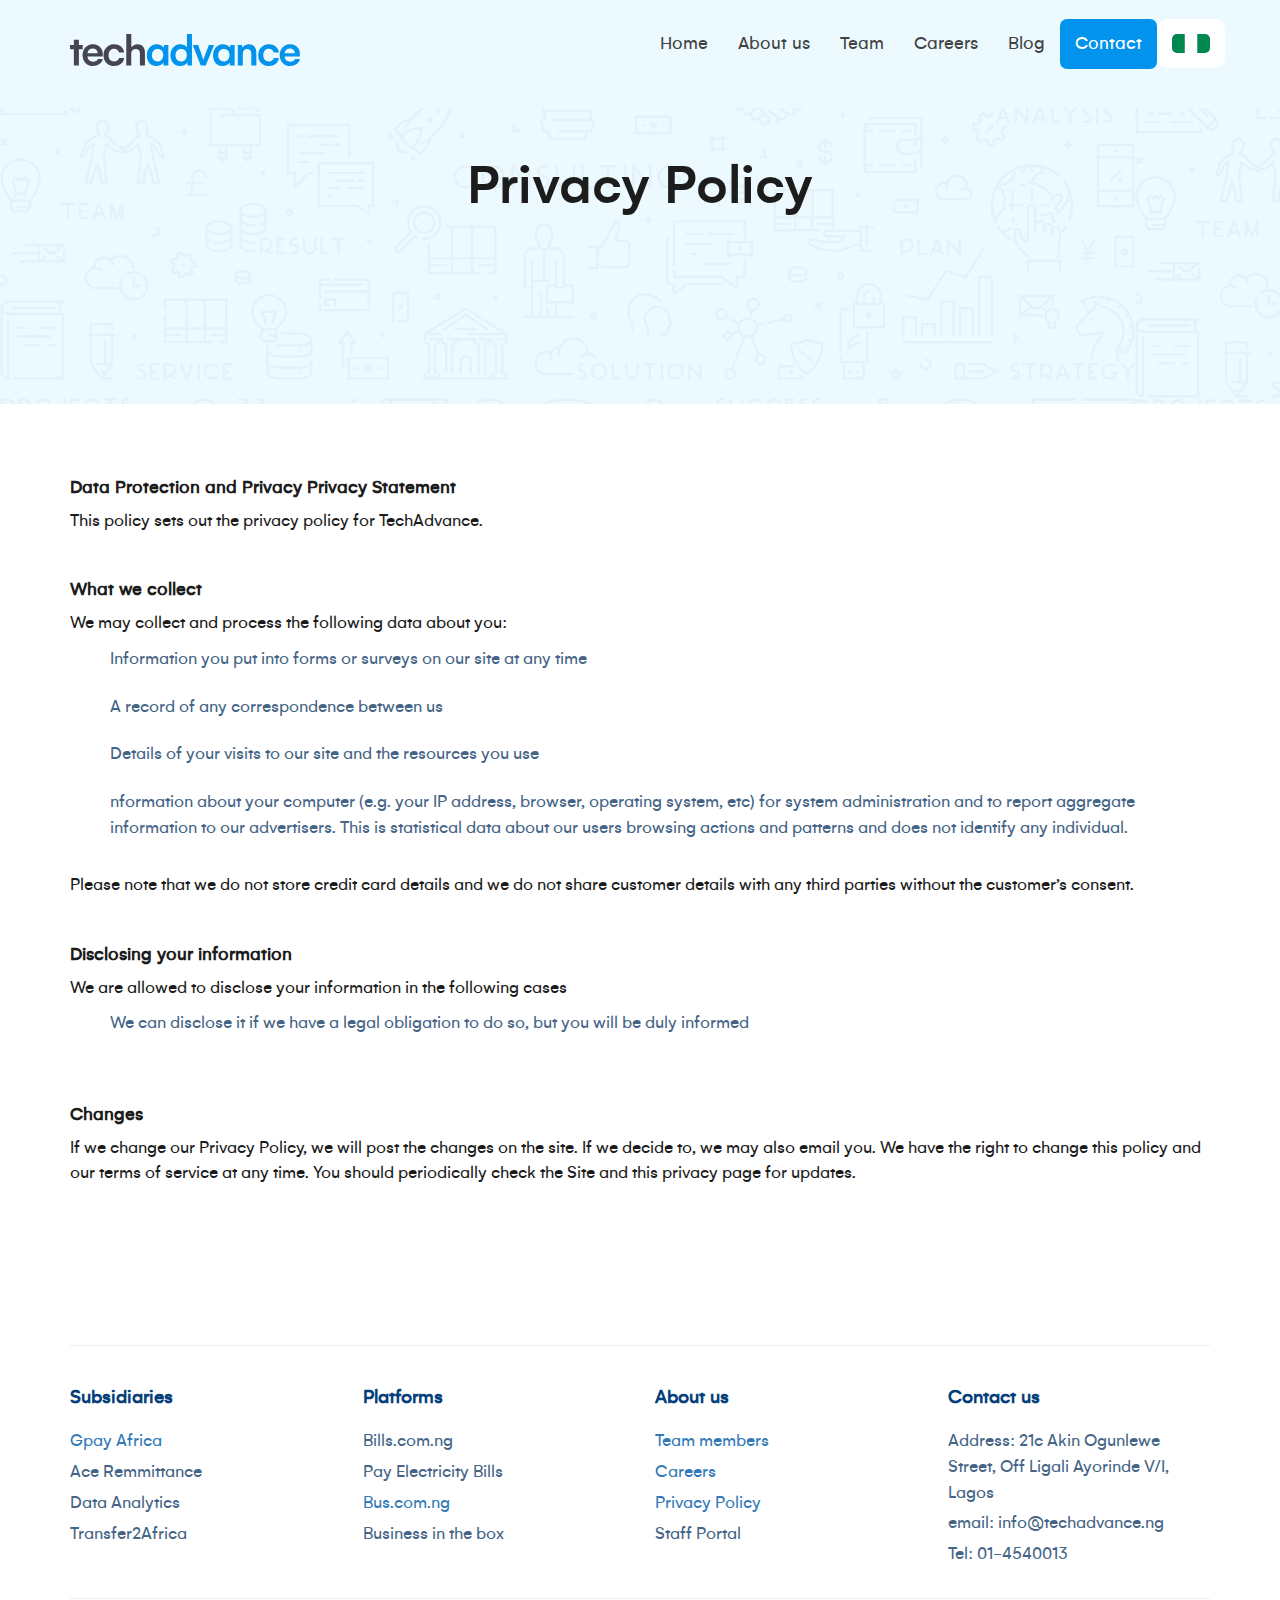
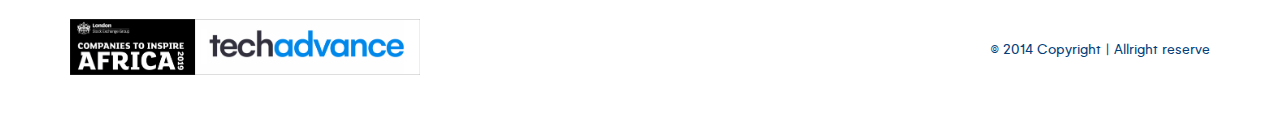
<file: privacy-policy.html>
<!DOCTYPE html>
<html>
<head>
    <meta charset="UTF-8" />
  <meta http-equiv="Content-Type" content="charset=utf-8" />
  <meta name="author" content="Techadvance" />
  <meta name="viewport" content="width=device-width, initial-scale=1, user-scalable=no" />
  <meta http-equiv="X-UA-Compatible" content="IE=edge,chrome=1" />
  <!-- <meta http-equiv="X-UA-Compatible" content="IE=edge" /> -->
  <meta property="og:locale" content="en-US" />
  <meta property="og:type" content="website" />
  <!-- css links -->
	<link rel="stylesheet" type="text/css" href="assets/css/bootstrap.css">
	<link rel="stylesheet" type="text/css" href="assets/css/stylesheet.css">
	<link rel="stylesheet" type="text/css" href="assets/css/animate.css">
  <title>Contact Us | TechAdvance </title>
</head>
<body>
  <div id="top-section" class="static-header" style="height: auto">
    <header>
      <nav class="navbar navbar-default navbar-static-top">
      <div class="container">
        <div class="navbar-header">
          <button type="button" class="navbar-toggle" data-toggle="collapse" data-target="#myNavbar">
            <span class="icon-bar"></span>
            <span class="icon-bar"></span>
            <span class="icon-bar"></span>
          </button>
          <a class="navbar-brand" href="index.html"><img src="assets/img/ta-logo.svg" style="width: 230px; "></a>
        </div>
        <div class="collapse navbar-collapse" id="myNavbar">

         <ul class="nav navbar-nav navbar-right">
            <li><a href="index.html">Home</a></li>
           <li><a href="about.html">About us</a></li>
             <li><a href="about.html#team">Team</a></li>
             <li><a href="#">Careers</a></li>
            <li><a href="http://blog.techadvance.ng/"> Blog</a></li>
            <li><a href="contact.php" style="background: #0293ec;
            color: #fff !important;
            border-radius: 7px;">Contact</a></li>
            <li style="background: white;border-radius: 10px;" class="hidden-sm hidden-xs"><a href="#"><img src="assets/img/2000px-Flag_of_Nigeria.svg.png" class="img-responsive" alt="" style="    height: 19px;
    border-radius: 5px;"></a></li>
          </ul>
        </div>
      </div>
    </nav> 
    </header>
    <div id="static_banner">
        <div class="container">
            <h1 align="center">Privacy Policy</h1>
           
        </div>
    </div>
  </div>

  <div id="sub-plat">
    
    <div class="container">
      <div class="row">
        <div class="col-md-12">
          
          <h4><b>Data Protection and Privacy Privacy Statement</b></h4>
          <p>This policy sets out the privacy policy for TechAdvance.</p>
          <p>&nbsp;</p>
          <h4><b>What we collect</b></h4>
          <p>We may collect and process the following data about you:</p>
          <ul>
            <li>Information you put into forms or surveys on our site at any time </li>
            <li>A record of any correspondence between us </li>
            <li>Details of your visits to our site and the resources you use </li>
            <li>nformation about your computer (e.g. your IP address, browser, operating system, etc) for system administration and to report aggregate information to our advertisers. This is statistical data about our users browsing actions and patterns and does not identify any individual. </li>
          </ul>
          <p>Please note that we do not store credit card details and we do not share customer details with any third parties without the customer’s consent.</p>
           <p>&nbsp;</p>
          <h4><b>Disclosing your information</b></h4>
          <p>We are allowed to disclose your information in the following cases</p>
          <ul>
            <li>We can disclose it if we have a legal obligation to do so, but you will be duly informed</li>
          </ul>

          <p>&nbsp;</p>
          <h4><b>Changes</b></h4>
          <p>If we change our Privacy Policy, we will post the changes on the site. If we decide to, we may also email you. We have the right to change this policy and our terms of service at any time. You should periodically check the Site and this privacy page for updates.</p>

        </div>
        
      </div>
      
     
    </div>

  </div>

  



      <footer>
          <div class="container">
          <hr />

          <div class="row">
            <div class="col-lg-3 col-md-3 col-sm-6 col-xs-6">
                <h3>Subsidiaries</h3>
                <ul style="padding: 0%;">
                    <li> <a href="http://www.gpayafrica.com/" target="_blank">Gpay Africa</a></li>
                    <li>  Ace Remmittance</li>
                     <li> Data Analytics</li>
                     <li> Transfer2Africa</li>
                    
                </ul>
            </div>
             <div class="col-lg-3 col-md-3 col-sm-6 col-xs-6">
                <h3>Platforms</h3>
                 <ul style="padding: 0%;">
                    <li>  Bills.com.ng</li>
                     <li <a href="https://www.payelectricitybills.com" target="_blank"> Pay Electricity Bills</a></li>
                     <li><a href="https://bus.com.ng" target="_blank">  Bus.com.ng </a></li>
                     <li> Business in the box</li>
                    
                </ul>
            </div>
            <div class="col-lg-3 col-md-3 col-sm-6 col-xs-6">
                <h3>About us</h3>
                <ul style="padding: 0%;">
                  <li> <a href="about.html"> Team members </a></li>
                     <li> <a href="#"> Careers </a></li>
                     <li> <a href="privacy-policy.html">Privacy Policy</a> </li>
            <li> Staff Portal</li>
                </ul>
            </div>
            <div class="col-lg-3 col-md-3 col-sm-6 col-xs-6">
                  <h3>Contact us</h3>
                  <ul style="padding: 0%;">
                    <li>  Address:   21c Akin Ogunlewe Street, Off Ligali Ayorinde V/I, Lagos </li>
                     <li> email: info@techadvance.ng</li>
                     <li> Tel: 01-4540013</li>
                </ul>
            </div>
          </div>

         
           <hr />
            <div class="row">

              <div class="col-md-4">
                <img src="assets/img/inspire-africa-2019.png" class="inspire" width="350px">
              </div>
               <div class="col-md-8">
                 <p align="right" class="inspire-p" style="font-size: 15px; margin-top: 2.6%"> &copy; 2014 Copyright | Allright reserve</p>
               </div>

            </div>

          </div>
      </footer>

   	
</body>
<!--Javascript link files -->
<script src="https://ajax.googleapis.com/ajax/libs/jquery/1.12.4/jquery.min.js"></script>
<script type="text/javascript" src="assets/js/bootstrap.js"></script>
</html>
</file>
<file: assets/css/stylesheet.css>
body{
	background:#fff;
     font-family: 'gelion_regularregular';
}
@font-face {
    font-family: 'gelion_boldbold';
    src: url(../fonts/gelion-bold-webfont.woff2) format('woff2'),
         url(../gelion-bold-webfont.woff) format('woff');
    font-weight: normal;
    font-style: normal;

}
@font-face {
    font-family: 'gelionmedium';
    src: url(../fonts/gelion-medium-webfont.woff2) format('woff2'),
         url(../fonts/gelion-medium-webfont.woff) format('woff');
    font-weight: normal;
    font-style: normal;

}
@font-face {
    font-family: 'gelion_regularregular';
    src: url(../fonts/gelion-regular-webfont.woff2) format('woff2'),
         url(../fonts/gelion-regular-webfont.woff) format('woff');
    font-weight: normal;
    font-style: normal;

}
#top-section{
    float: left;
    width: 100%;
    height: 660px;
    background: #ECFAFF;
}
header{
  width: 100%;
height: auto;
padding: 1.5%;
position: fixed;
background: #ecfaff;
z-index: 200;
display: block;
}

#banner{
    float: left;
   width: 100%;
height: 400px;
margin-top: 12%;
}

#banner h2{
     font-family: 'gelion_boldbold';
     color:#1B1B1B;
     font-size: 40px;
     margin-top: 20%;
}

#banner p{
    font-family: 'gelionmedium';
    font-size: 25px;
    color:#66646F;
}

.b_button {
    border: none;
    background: #0EDE9A;
    padding: 3% 11%;
    color: white;
    font-family: 'open sans';
    border-radius: 5px;
    font-size: 20px;
    font-weight: bold;
}

.arrow{
position: relative;
    left: 69px;
    top: 0px;
}



#sub-plat{
    float: left;
    width: 100%;
    height: auto;
    background: white;
    padding: 5% 4%;
}

#sub-plat ul li{
  font-size:18px;
  color:#456586;
  list-style: none;
  padding-bottom:2%;
}

#sub-plat h2{
       font-family: 'gelionmedium';
     color:#0E8DE1;
     font-size: 45px;
}

#sub-plat h3{
       font-family: 'gelionmedium';
     color:#1C1C1C;
     font-size: 45px;
}

#sub-plat h4{
       font-family: 'gelion_regularregular';
     color:#1C1C1C;
     font-size: 19px;
}

#sub-plat h5{
       font-family: 'gelionmedium';
     color:#1C1C1C;
     font-size: 24px;
}

#sub-plat p{
           font-family: 'gelion_regularregular';
     color:#1C1C1C;
     font-size: 18px;
}

.sp-box{
    width: 100%;
    height: auto;
    border:1px solid #ccc;
    border-radius: 10px;
    margin-bottom: 13%;
    padding: 5%;
        cursor: pointer;
}

.sp-text-box h2{
    color:#1C1C1C !important;
    padding-bottom: 4%;
        margin-top: 0px;
}

.sp-text-box p{
       font-family: 'gelion_regularregular';
     color:#1C1C1C;
     font-size: 18px;
}

.sp_button{
    border:none;
    background:#1197FF;
    padding: 2% 6%;
    color:white;
    font-family: 'gelionmedium';
    border-radius: 5px;
    font-size:19px;
}

#home-abt-box{
    width: 100%;
    height: 430px;
    background:url(../../assets/img/about-bg-img.png) #0E8BDE;
    padding: 4%;

}

#home-abt-box h2{
       font-family: 'gelionmedium';
     color:#fff;
     font-size: 45px;
}

#home-abt-box p{
       font-family: 'gelion_regularregular';
     color:#fff;
     font-size: 18px;
}

.ta-staff{
margin-top: -129px;
}

.white-btn{
    padding: 2% 10%;
    border:none;
    border-radius: 10px;
    background: white;
    font-size: 20px;
    color:#0B97F5;
    font-family: 'gelionmedium';
}



footer{
    float: left;
    width: 100%;
    height: auto;
    background: white;
    padding: 5% 0%;
}

footer h2{
  font-family: 'gelionmedium', sans-serif;
   font-size: 27px;
    color:#053f7b;
    margin-bottom: 3%;
}

footer p{
  font-family: 'gelion_regularregular', sans-serif;
   font-size: 18px;
    color:#053f7b;

}

footer h3{
     font-family: 'gelion_regularregular', sans-serif;
   font-size: 20px;
    color:#053f7b;
    font-weight: bolder;
    margin-bottom: 8%
}

footer ul li{
     font-family: 'gelion_regularregular', sans-serif;
   font-size: 18px;
    color:#456586;
    list-style: none;
    margin-top:2%; 
}

.c-p{
    font-size: 30px;margin-top: -8px;
}


/*** ABOUT **/

.static-header{
    background:url(../../assets/img/about-bg-img.png) #ECFAFF !important;

}

#static_banner{
    width: 100%;
    min-height: 340px;
    margin-top:5%;
}

#static_banner h1{
    font-family: 'gelionmedium', sans-serif;
   font-size: 57px;
    color:#1C1C1C;
    margin-top: 8%;
}

#join-us-box{
    float: left;
    width: 100%;
    height: auto;
    background:#0E8DE1;
    padding:5%;
}

.cpx{
    padding: 2%;
    cursor: pointer;
}

.team-img{
    margin-top:0%;
}

#join-us-box h1{
    color:white;
     font-family: 'gelionmedium', sans-serif;
   font-size: 47px;

}

.j-button{
    padding: 1% 4%;
    border:2px solid #fff;
    border-radius: 10px;
    background: none;
    font-size: 22px;
    color:white;
}
.roundBall {
  left: 44px;
  position: absolute; }
  .roundBall:nth-of-type(2) {
    left: 28%;
    margin-top: -12%; }
    .roundBall:nth-of-type(2) i {
      background: #f9852c !important; }
  .roundBall:nth-of-type(3) {
    left: 0;
    margin-top: 23%;
    margin-left: 33%; }
    .roundBall:nth-of-type(3) i {
      background: #ef2f2a !important; }
  .roundBall:nth-of-type(5) {
    left: 70%;
    margin-top: 23%; }
    .roundBall:nth-of-type(5) i {
      background: #f21093 !important; }
  .roundBall:nth-of-type(4) {
    left: 47%;
    margin-top: 4%; }
    .roundBall:nth-of-type(4) i {
      background: #15a3f7 !important; }
  .roundBall:nth-of-type(6) {
    left: 73%;
    margin-top: -14%; }
    .roundBall:nth-of-type(6) i {
      background: #1e4d74 !important; }
  .roundBall .well {
    background: #fff;
    border: none;
    box-shadow: 0 2px 15px #0000001a;
    margin-top: -82%;
    width: 157%;
    text-align: center;
    margin-left: -62%;
    display: none;
    padding: 9px; }
    .roundBall .well button {
      background: transparent;
      border: navajowhite;
      padding: 6px 3px 12px;
      border-top: 1px solid #ddd; }
  .roundBall i {
    height: 23px;
    position: absolute;
    width: 23px;
    border-radius: 50%;
    display: block;
    cursor: pointer;
    border: 3px solid #ecfaff;
    background: #9f6df5;
    animation: warble;
    animation-duration: 1.5s;
    animation-iteration-count: infinite;
    animation-direction: alternate; }

@keyframes warble {
  0% {
    box-shadow: 0 0px 9px 0px #a7dcef; }
  100% {
    box-shadow: 0 0px 0px 5px #a7dcef; } }
.roundBall i:hover + .well {
  display: block !important; }

.roundBall .well:hover {
  display: block !important; }

.navbar {
  background: transparent;
  border: none; 
padding: 0px 2.5%;}
.navbar-default .navbar-nav > li > a {
    color: #424242 !important;
    font-size: 19px;
    font-weight: 500;
}
.allForm .form-control {
    padding: 23px 17px;
    box-shadow: none;
    margin-bottom: 1.3%;
}
.well.contact_well {
    padding: 29px 43px;
    border: none;
    box-shadow: none;
    background: #f7f7f7;
}
.well.contact_well label {
    font-size: 15px;
    font-weight: 800;
    color: #333;
    margin-top: 1%;
}
.panel_career .panel.panel-default {
    background-color: #fff !important;
    border: none;
    /*border-bottom: 2px solid #e0e0e0;*/
    border-radius: 1px;
    box-shadow: none !important;
        padding: 12px 0px;
}
.panel-heading {
    background: #fff !important;
    border-bottom: 1px solid #e2e2e2 !important;
}
.panel_career .panel h4 {
    font-weight: 400;
}
.panel_career .panel p {
    font-weight: 400;
    font-size: 15px !important;
}

.modal{
  font-family: 'Open Sans' !important;
}


.team-card {
    width: 100%;
    min-height: auto;
    background: #fff;
    box-shadow: 5px 10px 25px #ccc;
    padding: 7%;
    border-radius: 10px;
    margin-bottom: 5%;
    cursor: pointer;
}

.team-card img {
    border-radius: 0%;
}

.team-card:hover {
    width: 100%;
    height: auto;
    background: #fff;
    box-shadow: 5px 10px 55px #929292;
    padding: 7%;
    border-radius: 10px;
    transition: box-shadow 0.8s;
    cursor: pointer;
}

.top-bg-link{
  background: url('../../assets/img/buildings.png') no-repeat #ECFAFF !important; 
  background-position: right 70px bottom !important;
}

.displ_desk{
    display: block !important;
}
.displ_mobile {
    display: none !important;
}
@media( max-width : 585px ) {
   .displ_desk{
    display: none !important;
} 
.displ_mobile {
    display: block !important;
}
.top-bg-link{
  background: url('../../assets/img/buildings.png') no-repeat #ECFAFF !important; 
  background-position: center bottom !important;
  background-size:360px !important;
}

#banner h2 {
    font-family: 'gelion_boldbold';
    color: #1B1B1B;
    font-size: 34px;
    margin-top: 20%;
}
#banner p {
    font-family: 'gelionmedium';
    font-size: 19px;
    color: #66646F;
}
#sub-plat ul li {
    font-size: 14px;
    color: #456586;
    list-style: none;
    padding-bottom: 1%;
      display: inline-block;
}
.nav > li > a {
    position: relative;
    display: block;
    padding: 10px 7px;
  
    float: none !important;
}
#sub-plat h2 {
    font-family: 'gelionmedium';
    color: #0E8DE1;
     font-size:25px !important;
}
#sub-plat h3 {
    font-family: 'gelionmedium';
    color: #1C1C1C;
    font-size: 30px !important;
}
#sub-plat p {
    font-family: 'gelion_regularregular';
    color: #1C1C1C;
    font-size: 16px;
}
#home-abt-box {
    width: 100%;
    min-height: 430px !important;
    background: url(../../assets/img/about-bg-img.png) #0E8BDE;
    padding: 12% 4% 16% !important;
}
#sub-plat h4 {
    font-family: 'gelion_regularregular';
    color: #1C1C1C;
    font-size: 17px;
}
#home-abt-box h2 {
    font-family: 'gelionmedium';
    color: #fff;
    font-size: 33px;
}
#home-abt-box p {
    font-family: 'gelion_regularregular';
    color: #fff;
    font-size: 16px;
}
footer h3 {
    font-family: 'gelion_regularregular', sans-serif;
    font-size: 17px;
    color: #053f7b;
    font-weight: bolder;
    margin-bottom: 8%;
}
footer ul li {
    font-family: 'gelion_regularregular', sans-serif;
    font-size: 14px;
    color: #456586;
    list-style: none;
    margin-top: 2%;
}
a.navbar-brand img {
    width: 127px !important;
}
.navbar-default .navbar-nav > li > a {
    color: #424242 !important;
    font-size: 15px !important;
    font-weight: 500;
}
#static_banner h1 {
    font-family: 'gelionmedium', sans-serif;
    font-size: 46px;
    color: #1C1C1C;
    margin-top: 8%;
}
#join-us-box h1 {
    color: white;
    font-family: 'gelionmedium', sans-serif;
    font-size: 27px;
}
#sub-plat h5 {
    font-family: 'gelionmedium';
    color: #1C1C1C;
    font-size: 20px !important;
}

#top-section {
    width: 100%;
    height: auto;
    background: #ECFAFF;
}

.inspire{
    width: 100% !important;
}

.inspire-p{
    text-align: left;
}

#static_banner{
    width: 100%;
    min-height: 340px;
    margin-top:14%;
}


}
@media( max-width : 989px ) {
      .displ_desk{
    display: none !important;
} 
.displ_mobile {
    display: block !important;
}
#banner h2 {
    font-family: 'gelion_boldbold';
    color: #1B1B1B;
    font-size: 33px !important;
    margin-top: 20%;
}
#banner p {
    font-family: 'Open Sans';
    font-size: 15px;
    color: #66646F;
}#sub-plat ul li {
    font-size: 14px;
    color: #456586;
    list-style: none;
    padding-bottom: 1%;
      display: inline-block;
}
.nav > li > a {
    position: relative;
    display: block;
    padding: 10px 7px;
  
    float: none !important;
}
#sub-plat h3 {
    font-family: 'gelionmedium';
    color: #1C1C1C;
    font-size: 30px !important;
}
#sub-plat h2 {
    font-family: 'gelionmedium';
    color: #0E8DE1;
    font-size:25px !important;
}
#sub-plat p {
    font-family: 'gelion_regularregular';
    color: #1C1C1C;
    font-size: 16px;
}
#home-abt-box {
    width: 100%;
    min-height: 430px !important;
    background: url(../../assets/img/about-bg-img.png) #0E8BDE;
    padding: 12% 4% 16% !important;
}
#sub-plat h5 {
    font-family: 'gelionmedium';
    color: #1C1C1C;
    font-size: 20px !important;
}
#sub-plat h4 {
    font-family: 'gelion_regularregular';
    color: #1C1C1C;
    font-size: 17px;
}
#home-abt-box h2 {
    font-family: 'gelionmedium';
    color: #fff;
    font-size: 33px;
}
#home-abt-box p {
    font-family: 'gelion_regularregular';
    color: #fff;
    font-size: 16px;
}
footer h3 {
    font-family: 'gelion_regularregular', sans-serif;
    font-size: 17px;
    color: #053f7b;
    font-weight: bolder;
    margin-bottom: 8%;
}
footer ul li {
    font-family: 'gelion_regularregular', sans-serif;
    font-size: 14px;
    color: #456586;
    list-style: none;
    margin-top: 2%;
}
a.navbar-brand img {
    width: 127px !important;
}
.navbar-default .navbar-nav > li > a {
    color: #424242 !important;
    font-size: 15px !important;
    font-weight: 500;
}
#static_banner h1 {
    font-family: 'gelionmedium', sans-serif;
    font-size: 46px;
    color: #1C1C1C;
    margin-top: 8%;
}
#join-us-box h1 {
    color: white;
    font-family: 'gelionmedium', sans-serif;
    font-size: 27px;
}

.nav-pills > li {
    float: none;
}

#static_banner {
    width: 100%;
    min-height: auto;
    padding: 5%;
}

.c-p{
    font-size: 16px;margin-top: -8px;
}


}
@media( max-width : 220px ){
      .displ_desk{
    display: none !important;
} 
.displ_mobile {
    display: block !important;
}

.top-bg-link{
  background: url('../../assets/img/buildings.png') no-repeat #ECFAFF !important; 
  background-position: center bottom !important;
  background-size:400px !important;
}
#banner h2 {
    font-family: 'gelion_boldbold';
    color: #1B1B1B;
    font-size: 33px !important;
    margin-top: 20%;
}
#banner p {
    font-family: 'Open Sans';
    font-size: 15px;
    color: #66646F;
}
#sub-plat ul li {
    font-size: 14px;
    color: #456586;
    list-style: none;
    padding-bottom: 1%;
      display: inline-block;
}
.nav > li > a {
    position: relative;
    display: block;
    padding: 10px 7px;
  
    float: none !important;
}
#sub-plat h3 {
    font-family: 'gelionmedium';
    color: #1C1C1C;
    font-size: 30px !important;
}
#sub-plat h5 {
    font-family: 'gelionmedium';
    color: #1C1C1C;
    font-size: 20px !important;
}
#join-us-box h1 {
    color: white;
    font-family: 'gelionmedium', sans-serif;
    font-size: 27px;
}
#sub-plat h2 {
    font-family: 'gelionmedium';
    color: #0E8DE1;
    font-size:25px !important;
}
#sub-plat p {
    font-family: 'gelion_regularregular';
    color: #1C1C1C;
    font-size: 16px;
}
#home-abt-box {
    width: 100%;
    min-height: 430px !important;
    background: url(../../assets/img/about-bg-img.png) #0E8BDE;
    padding: 12% 4% 16% !important;
}
#home-abt-box h2 {
    font-family: 'gelionmedium';
    color: #fff;
    font-size: 33px;
}
#home-abt-box p {
    font-family: 'gelion_regularregular';
    color: #fff;
    font-size: 16px;
}
footer h3 {
    font-family: 'gelion_regularregular', sans-serif;
    font-size: 17px;
    color: #053f7b;
    font-weight: bolder;
    margin-bottom: 8%;
}
#sub-plat h4 {
    font-family: 'gelion_regularregular';
    color: #1C1C1C;
    font-size: 17px;
}
footer ul li {
    font-family: 'gelion_regularregular', sans-serif;
    font-size: 14px;
    color: #456586;
    list-style: none;
    margin-top: 2%;
}
a.navbar-brand img {
    width: 127px !important;
}
.navbar-default .navbar-nav > li > a {
    color: #424242 !important;
    font-size: 15px !important;
    font-weight: 500;
}
#static_banner h1 {
    font-family: 'gelionmedium', sans-serif;
    font-size: 46px;
    color: #1C1C1C;
    margin-top: 8%;
}

.nav-pills > li {
    float: none;
}

#top-section {
    width: 100%;
    height: auto;
    background: #ECFAFF;
}

}
</file>
